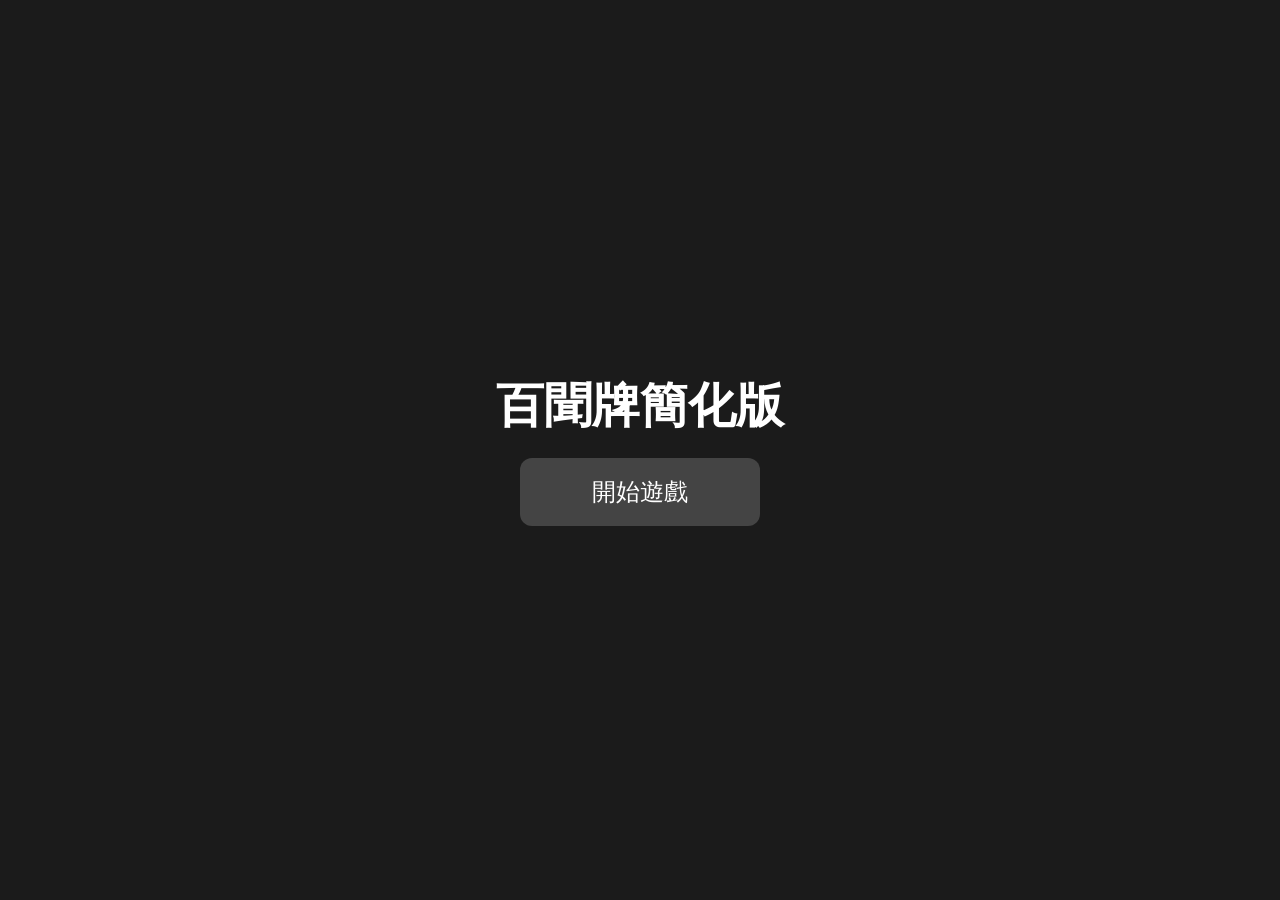
<file: index.html>
<!DOCTYPE html>
<html lang="zh-TW">
<head>
    <meta charset="UTF-8">
    <meta name="viewport" content="width=device-width, initial-scale=1.0">
    <title>百聞牌簡化版</title>
    <link rel="stylesheet" href="style.css">
</head>
<body class="menu-page">

    <div class="menu-container">

        <h1>百聞牌簡化版</h1>

        <button onclick="location.href='mode.html'">
            開始遊戲
        </button>

    </div>

</body>
</html>
</file>
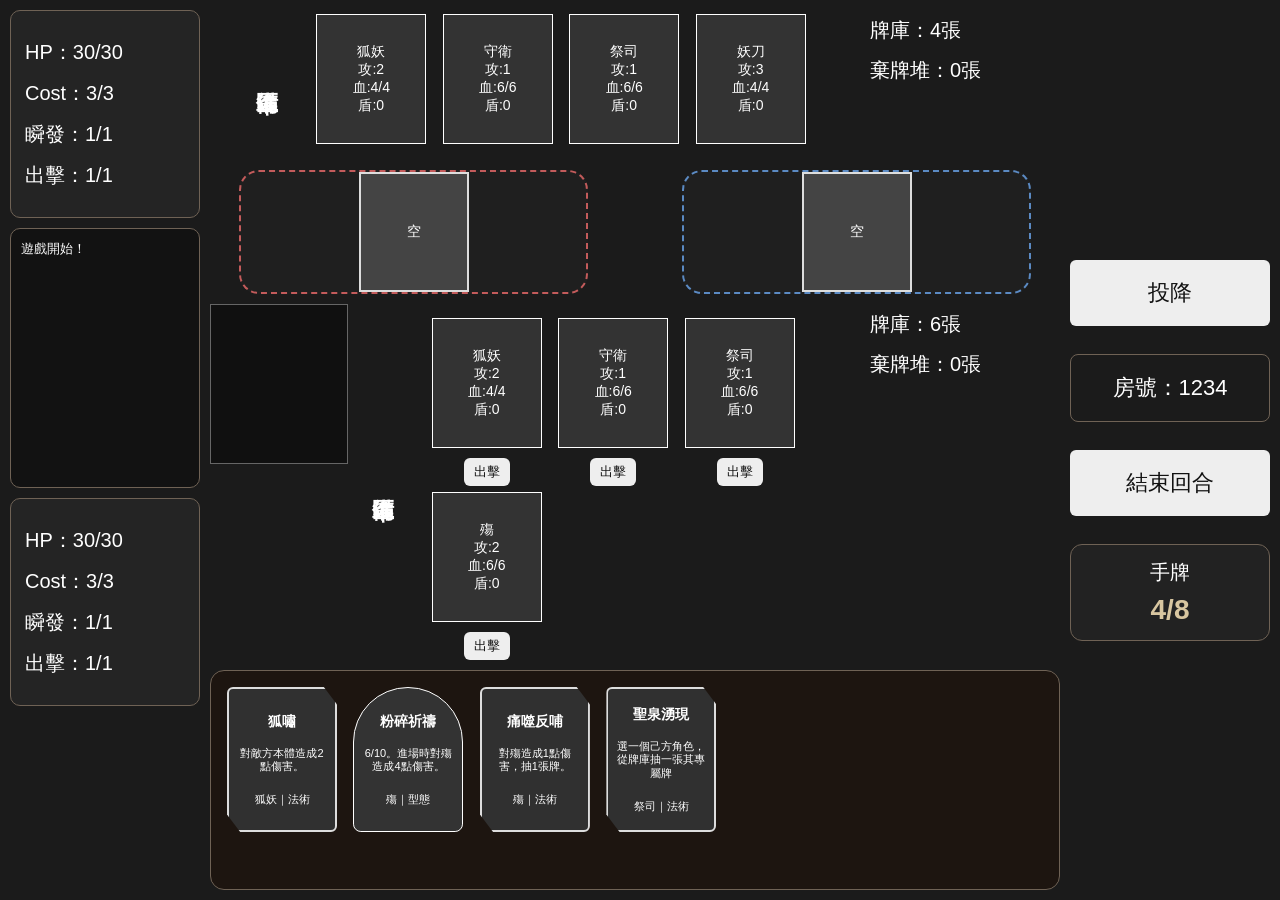
<file: game.html>
<!DOCTYPE html>
<html lang="zh-TW">
<head>
    <meta charset="UTF-8">
    <meta name="viewport" content="width=device-width, initial-scale=1.0">
    <title>百聞牌簡化版</title>
    <link rel="stylesheet" href="style.css">
</head>
<body>

<div id="game" class="board-layout">

    <!-- 左側：敵方本體 / 戰鬥紀錄 / 我方本體 -->
    <aside id="left-panel">
        <div id="enemy-status" class="side-status"></div>
        <div id="battle-log" class="area-box"></div>
        <div id="player-status" class="side-status"></div>
    </aside>

    <!-- 中央戰場 -->
    <main id="center-panel">

        <!-- 敵方準備區 + 牌庫資訊 -->
        <section id="enemy-row" class="field-row">
            <div id="enemy-bench" class="bench-line"></div>
            <div id="enemy-deck-info" class="deck-info"></div>
        </section>

        <!-- 敵我戰鬥區 -->
        <section id="combat-row">
            <div id="enemy-combat" class="combat-box"></div>
            <div id="player-combat" class="combat-box"></div>
        </section>

        <!-- 我方準備區 + 牌庫資訊 -->
        <div id="bottom-area">
            <div id="unit-info-panel"></div>
            <section id="player-row" class="field-row">
                <div id="player-bench" class="bench-line"></div>
                <div id="player-deck-info" class="deck-info"></div>
            </section>
        </div>

        <!-- 手牌區 -->
        <section id="hand-area"></section>

    </main>

    <!-- 右側按鈕 -->
    <aside id="right-panel">
        <button onclick="surrender()">投降</button>
        <div class="room-box">房號：1234</div>
        <button onclick="endTurn()">結束回合</button>
        <div class="hand-count-box">
        <div>手牌</div>
        <div id="hand-count-text">4/8</div>
</div>
    </aside>

</div>

<!-- 載入順序不能亂 -->
<script src="cards.js"></script>
<script src="decks.js"></script>
<script src="characters.js"></script>
<script src="status.js"></script>
<script src="combat.js"></script>
<script src="turn.js"></script>
<script src="death.js"></script>
<script src="effects.js"></script>
<!-- <script src="response.js"></script> -->
<script src="passive.js"></script>
<script src="combatEffects.js"></script>
<script src="ui.js"></script>
<script src="ai.js"></script>

<script src="game.js"></script>
    
</body>
</html>
</file>
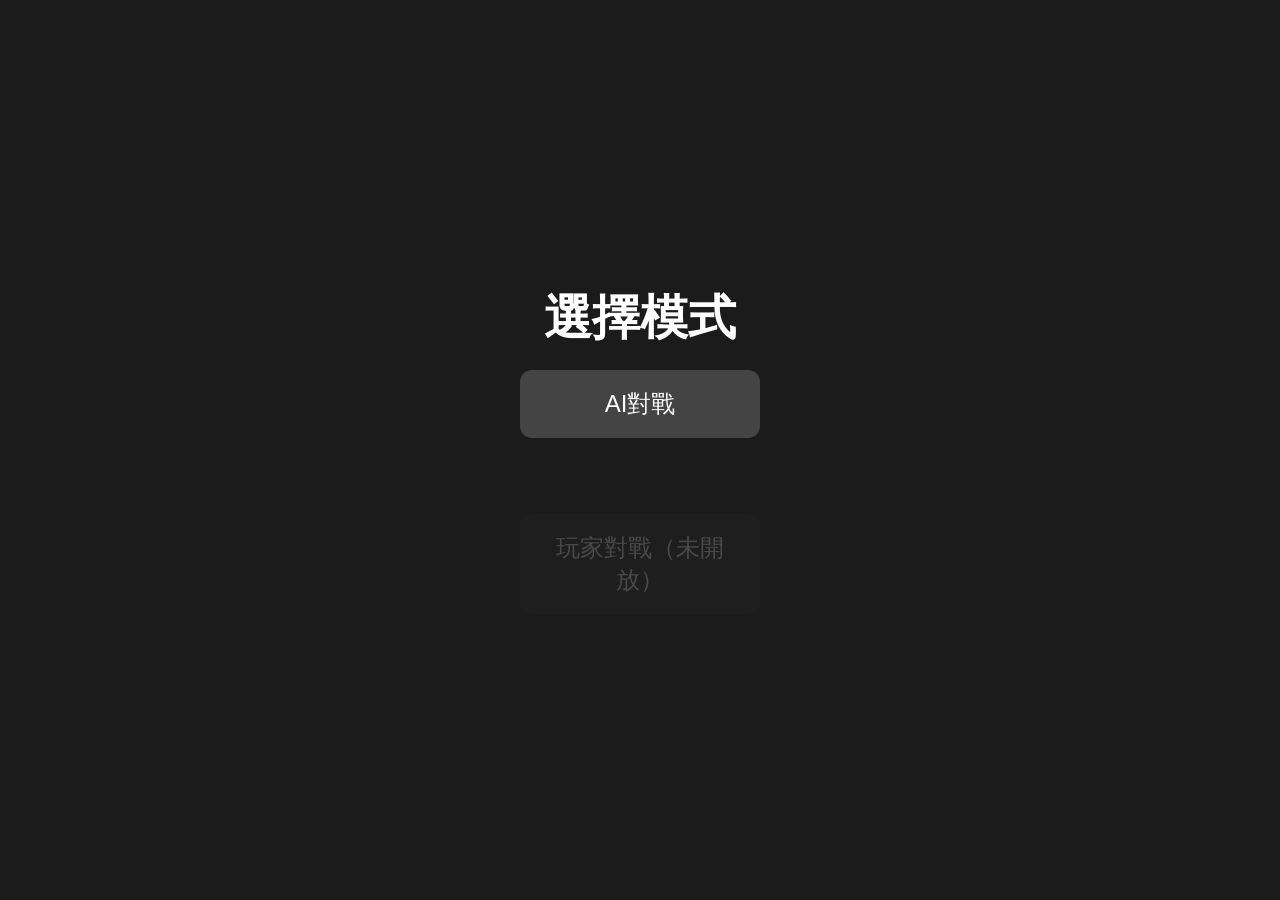
<file: mode.html>
<!DOCTYPE html>
<html lang="zh-TW">
<head>
    <meta charset="UTF-8">
    <meta name="viewport" content="width=device-width, initial-scale=1.0">
    <title>模式選擇</title>
    <link rel="stylesheet" href="style.css">
</head>
<body class="menu-page">

    <div class="menu-container">

        <h1>選擇模式</h1>

        <button onclick="location.href='game.html'">
            AI對戰
        </button>

        <br><br>

        <button disabled>
            玩家對戰（未開放）
        </button>

    </div>

</body>
</html>
</file>
<file: style.css>
html, body{
    width:100%;
    height:100%;
    margin:0;
    padding:0;
}

body{
    background:#1b1b1b;
    color:white;
    font-family:sans-serif;
    overflow:hidden;
}

/* =========================
   遊戲主版面
========================= */

#game.board-layout{
    width:100vw;
    height:100vh;

    display:grid;

    grid-template-columns:190px 1fr 200px;
    grid-template-rows:1fr;

    gap:10px;
    padding:10px;

    box-sizing:border-box;

    overflow:hidden;
}
/* =========================
   左側
========================= */

#left-panel{
    display:flex;
    flex-direction:column;
    gap:10px;
    overflow:hidden;
}

.side-status{
    border:1px solid #6f6255;
    border-radius:10px;
    background:rgba(255,255,255,0.04);

    padding:14px;
    min-height:120px;

    box-sizing:border-box;
}

.side-status h2{
    font-size:28px;
    margin:0 0 20px;
}

.side-status p{
    font-size:20px;
    margin:14px 0;
}

#battle-log{
    height:260px;

    border:1px solid #6f6255;
    border-radius:10px;

    background:rgba(0,0,0,0.35);

    padding:10px;

    overflow-y:auto;

    font-size:13px;
    line-height:1.5;
    text-align:left;

    box-sizing:border-box;

    flex:none;
}
/* =========================
   中央區
========================= */

#center-panel{
    display:flex;
    flex-direction:column;

    justify-content:flex-start;

    gap:10px;

    min-height:0;

    overflow:hidden;
}
.field-row{
    display:grid;
    grid-template-columns:1fr 190px;

    gap:16px;
    align-items:start;
}

/* =========================
   準備區
========================= */

.bench-wrapper{
    padding-top:8px;
}

.bench-line{
    display:flex;
    justify-content:center;
    align-items:center;

    gap:18px;

    height:100%;
    overflow:hidden;
}

.bench-title{
    writing-mode:vertical-rl;

    font-size:22px;
    font-weight:bold;

    margin-right:10px;
}

#enemy-bench{
    transform:translateY(-10px);
}

/* =========================
   牌庫資訊
========================= */

.deck-info{
    font-size:20px;
    line-height:2;
    text-align:left;
}

/* =========================
   中央戰鬥區
========================= */

#combat-row{
    display:grid;
    grid-template-columns:0.8fr 0.8fr;

    gap:36px;

    align-items:start;
}

.combat-box{
    width:85%;
    margin:0 auto;
    height:120px;

    border:2px dashed #666;
    border-radius:20px;

    background:rgba(255,255,255,0.02);

    display:flex;
    justify-content:center;
    align-items:center;

    position:relative;
}

#enemy-combat{
    border-color:#c35b5b;
}

#player-combat{
    border-color:#5b8ac3;
}

/* =========================
   右側
========================= */

#right-panel{
    display:flex;
    flex-direction:column;
    justify-content:center;

    gap:28px;
}

#right-panel button,
.room-box{
    width:100%;

    padding:18px;

    font-size:22px;

    box-sizing:border-box;
}

.room-box{
    border:1px solid #6f6255;
    border-radius:8px;

    text-align:center;
}

/* =========================
   手牌區
========================= */

#hand-area{
    overflow:hidden;
}

.hand-zone{
    height:220px;

    border:1px solid #6f6255;
    border-radius:14px;

    background:rgba(30,20,15,0.85);

    padding:10px;

    box-sizing:border-box;

    overflow-x:auto;
    overflow-y:hidden;

    white-space:nowrap;
}

/* =========================
   卡牌
========================= */

.card{
    position:relative;

    display:inline-flex;
    flex-direction:column;
    justify-content:center;
    align-items:center;
    vertical-align:top;

    width:110px;
    min-width:110px;
    height:130px;

    padding:8px;
    margin:6px;

    border:1px solid white;

    background:#333;
    color:white;

    font-size:14px;
    text-align:center;
    word-break:break-word;

    box-sizing:border-box;

    cursor:pointer;

    overflow:hidden;
}

.battle-card{
    width:90px;
    height:120px;

    background:#444;

    border:2px solid #ddd;
}
.bench-unit{
    display:inline-flex;
    flex-direction:column;
    align-items:center;

    gap:4px;
}

.bench-unit button{
    padding:5px 10px;
    font-size:13px;
}

/* =========================
   手牌卡牌
========================= */

.hand-card{
    width:110px;
    min-width:110px;
    height:145px;

    margin:6px;

    white-space:normal;
}

.hand-card small{
    font-size:10px;
}

/* =========================
   死亡角色
========================= */

.dead-card{
    position:relative;

    background:#1f1f1f;
    color:#777;

    opacity:0.45;

    filter:grayscale(100%);

    border:2px solid #777;
}

.dead-card::after{
    content:"氣絕";

    position:absolute;
    top:6px;
    right:6px;

    background:#7a1f1f;
    color:white;

    font-size:12px;
    font-weight:bold;

    padding:2px 6px;
    border-radius:6px;
}

.dead-text{
    color:#999;
    text-decoration:line-through;
}

/* =========================
   選目標提示
========================= */

.selecting-message{
    color:#ff7777;
    font-weight:bold;
    text-align:center;
}

/* =========================
   法術牌
========================= */

.hand-card.spell{
    background:#303030;
    color:white;

    border:2px solid #dddddd;

    clip-path:polygon(
        0% 0%,
        88% 0%,
        100% 12%,
        100% 100%,
        12% 100%,
        0% 88%
    );
}

/* =========================
   戰鬥牌
========================= */

.hand-card.combat{
    background:#eee8dc;
    color:#222;

    border:3px solid #7a4b4b;

    clip-path:polygon(
        10% 0%,
        90% 0%,
        100% 10%,
        100% 100%,
        0% 100%,
        0% 10%
    );
}

/* =========================
   型態牌
========================= */

.hand-card.form{
    border-radius:70px 70px 10px 10px;
}

/* =========================
   按鈕
========================= */

button{
    cursor:pointer;

    border:none;
    border-radius:6px;

    background:#eee;
    color:#111;
}

button:disabled{
    opacity:0.5;
    cursor:not-allowed;
}

/* =========================
   手機版
========================= */

@media (max-width: 900px), (max-height: 500px){

    body{
        overflow-y:auto;
        overflow-x:hidden;
    }

    #game.board-layout{
        height:auto;
        min-height:100vh;

        display:flex;
        flex-direction:column;

        padding:8px;
    }

    #left-panel{
        order:1;
    }

    #center-panel{
        order:2;

        display:flex;
        flex-direction:column;

        overflow:visible;
    }

    #right-panel{
        order:3;
    }

    .field-row{
        display:flex;
        flex-direction:column;
    }

    .bench-line{
        justify-content:flex-start;

        overflow-x:auto;
        overflow-y:hidden;

        width:100%;
    }

    .bench-title{
        writing-mode:horizontal-tb;
    }

    #combat-row{
        display:flex;
        flex-direction:column;

        gap:12px;
    }

    .combat-box{
        min-height:180px;
    }

    #hand-area{
        min-height:220px;
    }

    .hand-zone{
        height:220px;
    }
}

/* =========================
   首頁 / 模式選擇
========================= */

body.menu-page{
    display:flex;
    justify-content:center;
    align-items:center;

    width:100vw;
    height:100vh;

    background:#1b1b1b;

    overflow:hidden;
}

.menu-container{
    display:flex;
    flex-direction:column;
    align-items:center;

    gap:20px;
}

.menu-container h1{
    font-size:48px;
    margin:0;
}

.menu-container button{
    width:240px;

    padding:18px 24px;

    font-size:24px;

    border:none;
    border-radius:12px;

    background:#444;
    color:white;

    cursor:pointer;

    transition:0.2s;
}

.menu-container button:hover{
    background:#666;
}

.menu-container button:disabled{
    background:#222;
    color:#777;

    cursor:not-allowed;
}

.hand-count-box{
    border:1px solid #6f6255;
    border-radius:12px;

    background:rgba(255,255,255,0.03);

    padding:14px;

    text-align:center;

    display:flex;
    flex-direction:column;
    gap:8px;

    color:white;

    font-size:20px;
}

#hand-count-text{
    font-size:28px;
    font-weight:bold;

    color:#d8c6a0;
}

#unit-info-panel{
    width: 150px;
    min-height: 160px;
    border: 1px solid #666;
    background: rgba(0,0,0,0.4);
    color: white;
    padding: 10px;
    margin-right: 20px;
    box-sizing: border-box;
    font-size: 14px;
    overflow-wrap: break-word;
}

#unit-info-panel button{
    float: right;
    margin-bottom: 10px;
}

#bottom-area{
    display: flex;
    align-items: flex-start;
}

.hand-card small{
    font-size: 11px;
    line-height: 1.2;
    display: block;
}

.card-footer{
    font-size: 11px;
    line-height: 1.2;
    display: block;
    margin-top: 4px;
}
</file>
